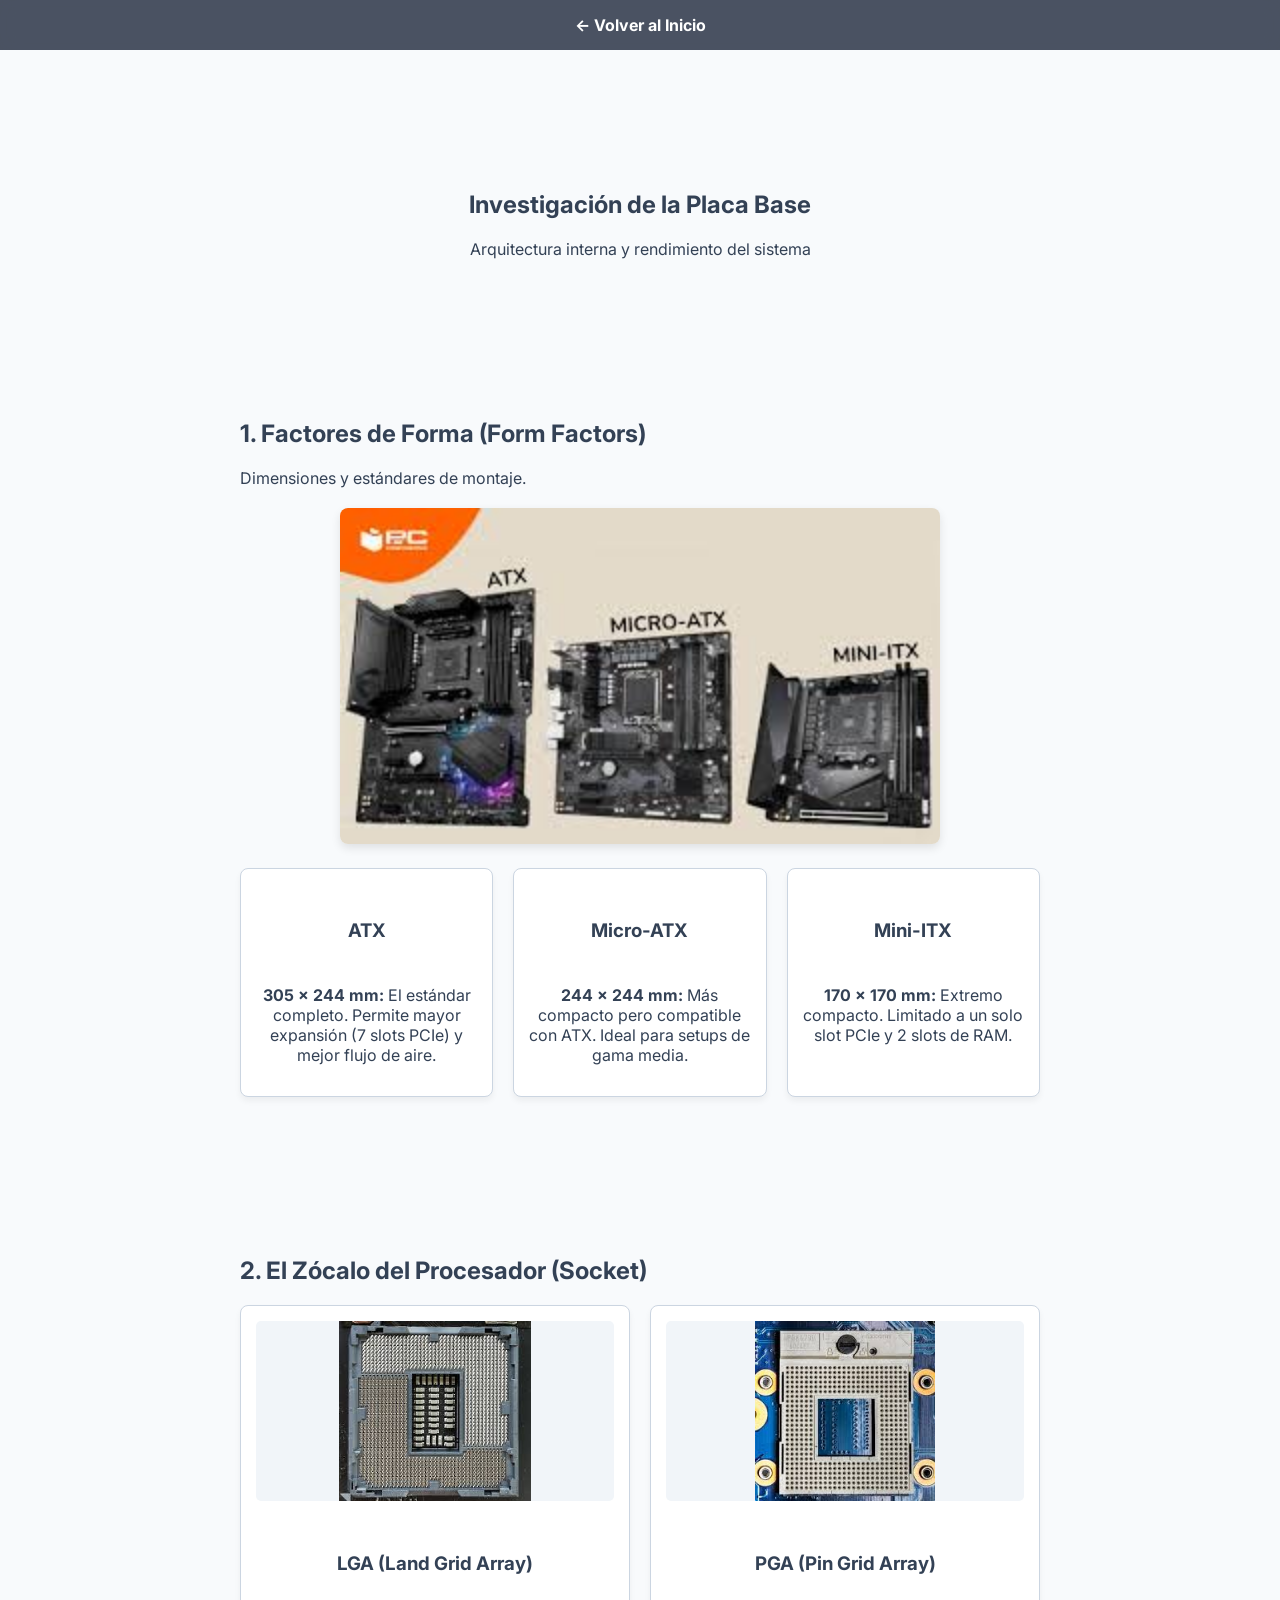
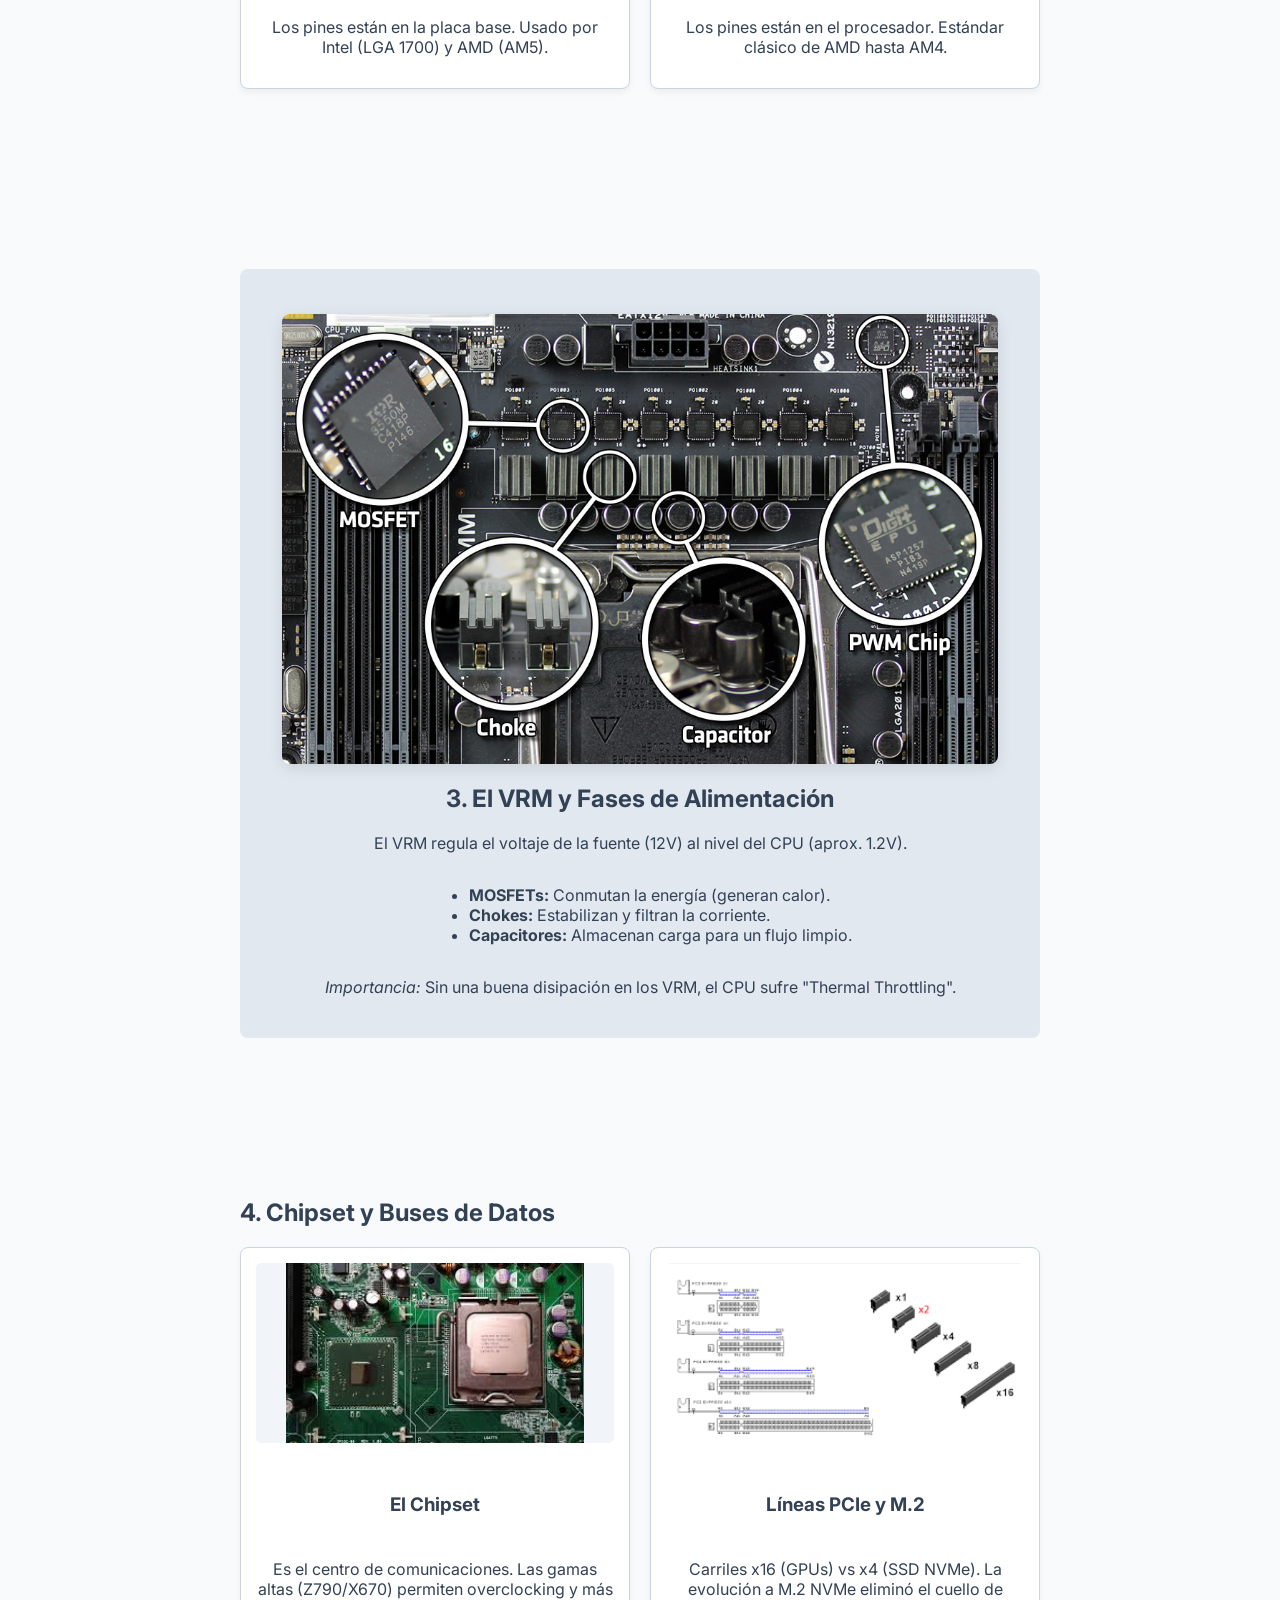
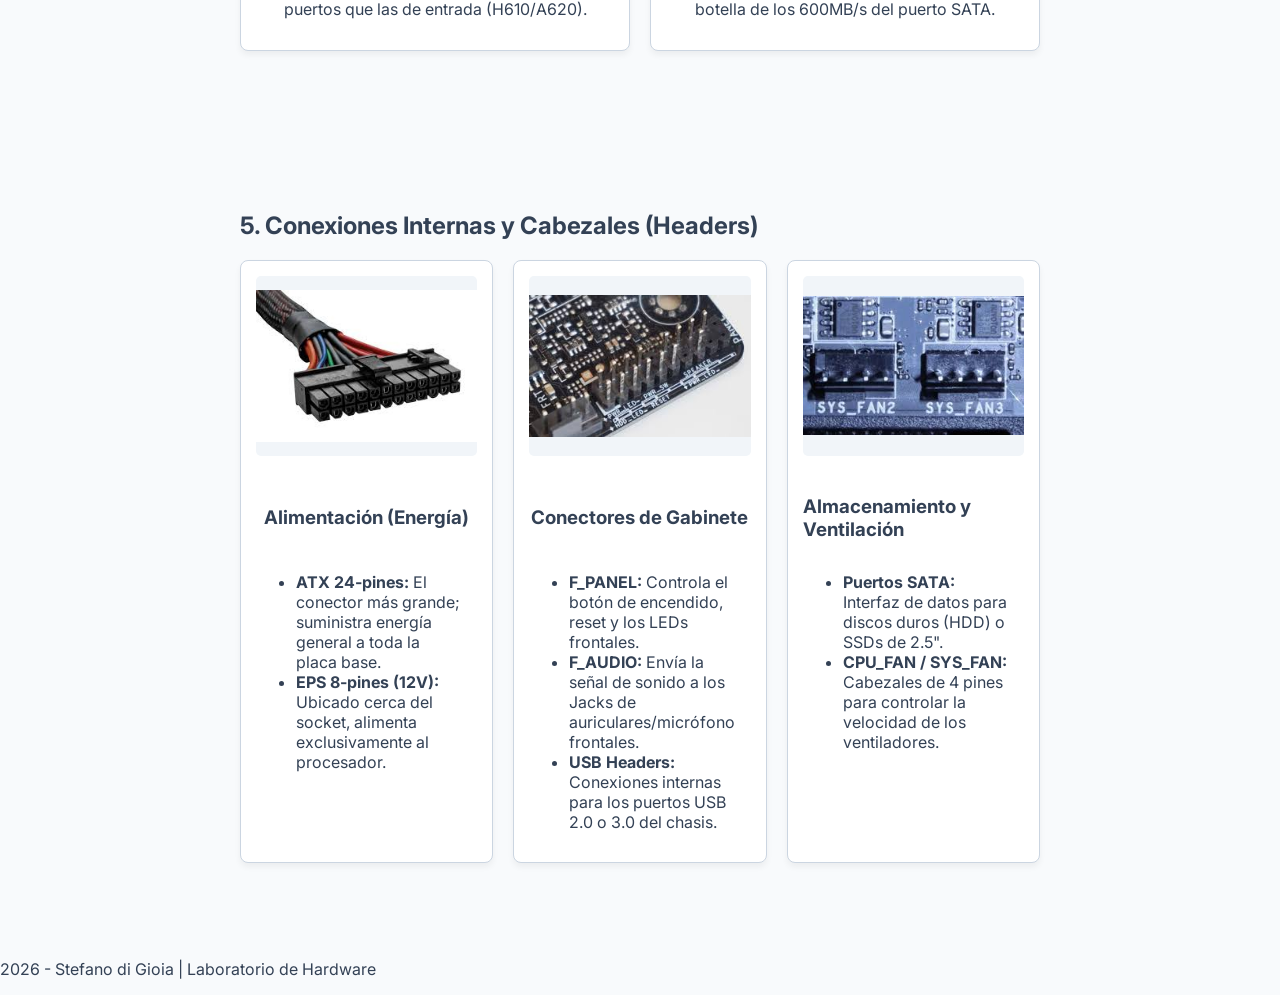
<file: placa-base.html>
<!DOCTYPE html>
<html lang="es">
<head>
    <meta charset="UTF-8">
    <meta name="viewport" content="width=device-width, initial-scale=1.0">
    <title>Investigación: La Placa Base | Bitácora Stefano</title>
    <link rel="preconnect" href="https://fonts.googleapis.com">
    <link rel="preconnect" href="https://fonts.gstatic.com" crossorigin>
    <link href="https://fonts.googleapis.com/css2?family=Inter:wght@300;400;700&display=swap" rel="stylesheet">
    <link rel="stylesheet" href="styles/style.css">
</head>
<body>
    <nav>
        <ul>
            <li><a href="index.html">← Volver al Inicio</a></li>
        </ul>
    </nav>

    <main>
        <section id="inicio">
            <h1>Investigación de la Placa Base</h1>
            <p>Arquitectura interna y rendimiento del sistema</p>
        </section>

        <section>
            <h2>1. Factores de Forma (Form Factors)</h2>
            <p>Dimensiones y estándares de montaje.</p>
            <div class="contenedor-img-informe">
            <img src="images/tamaños.jpg">
            </div>
            <div class="galeria-grid">       
                <div class="tarjeta">
                    <h3>ATX</h3>
                    <p><strong>305 x 244 mm:</strong> El estándar completo. Permite mayor expansión (7 slots PCIe) y mejor flujo de aire.</p>
                </div>
                <div class="tarjeta">
                    <h3>Micro-ATX</h3>
                    <p><strong>244 x 244 mm:</strong> Más compacto pero compatible con ATX. Ideal para setups de gama media.</p>
                </div>
                <div class="tarjeta">
                    <h3>Mini-ITX</h3>
                    <p><strong>170 x 170 mm:</strong> Extremo compacto. Limitado a un solo slot PCIe y 2 slots de RAM.</p>
                </div>
            </div>
        </section>

        <section>
            <h2>2. El Zócalo del Procesador (Socket)</h2>
            <div class="galeria-grid">
                <div class="tarjeta">
                    <img src="images/lga.jpg">
                    <h3>LGA (Land Grid Array)</h3>
                    <p>Los pines están en la placa base. Usado por Intel (LGA 1700) y AMD (AM5).</p>
                </div>
                <div class="tarjeta">
                    <img src="images/pga.jpg">
                    <h3>PGA (Pin Grid Array)</h3>
                    <p>Los pines están en el procesador. Estándar clásico de AMD hasta AM4.</p>
                </div>
            </div>
        </section>

        <section>
            <div class="caja-destacada">
                <img src="images/vrm.jpg">
                <h2>3. El VRM y Fases de Alimentación</h2>
                <p>El VRM regula el voltaje de la fuente (12V) al nivel del CPU (aprox. 1.2V).</p>
                <ul style="text-align: left; display: inline-block;">
                    <li><strong>MOSFETs:</strong> Conmutan la energía (generan calor).</li>
                    <li><strong>Chokes:</strong> Estabilizan y filtran la corriente.</li>
                    <li><strong>Capacitores:</strong> Almacenan carga para un flujo limpio.</li>
                </ul>
                <p><em>Importancia:</em> Sin una buena disipación en los VRM, el CPU sufre "Thermal Throttling".</p>
            </div>
        </section>

        <section>
            <h2>4. Chipset y Buses de Datos</h2>
            <div class="galeria-grid">
                <div class="tarjeta">
                    <img src="images/chipset.jpg">
                    <h3>El Chipset</h3>
                    <p>Es el centro de comunicaciones. Las gamas altas (Z790/X670) permiten overclocking y más puertos que las de entrada (H610/A620).</p>
                </div>
                <div class="tarjeta">
                    <img src="images/nvme.png">
                    <h3>Líneas PCIe y M.2</h3>
                    <p>Carriles x16 (GPUs) vs x4 (SSD NVMe). La evolución a M.2 NVMe eliminó el cuello de botella de los 600MB/s del puerto SATA.</p>
                </div>
            </div>
        </section>

        <section>
            <h2>5. Conexiones Internas y Cabezales (Headers)</h2>
            <div class="galeria-grid">
                <div class="tarjeta" style="text-align: left;">
                    <img src="images/atxconector.jpg">
                    <h3>Alimentación (Energía)</h3>
                    <ul>
                        <li><strong>ATX 24-pines:</strong> El conector más grande; suministra energía general a toda la placa base.</li>
                        <li><strong>EPS 8-pines (12V):</strong> Ubicado cerca del socket, alimenta exclusivamente al procesador.</li>
                    </ul>
                </div>
                
                <div class="tarjeta" style="text-align: left;">
                    <img src="images/congabinete.jpg">
                    <h3>Conectores de Gabinete</h3>
                    <ul>
                        <li><strong>F_PANEL:</strong> Controla el botón de encendido, reset y los LEDs frontales.</li>
                        <li><strong>F_AUDIO:</strong> Envía la señal de sonido a los Jacks de auriculares/micrófono frontales.</li>
                        <li><strong>USB Headers:</strong> Conexiones internas para los puertos USB 2.0 o 3.0 del chasis.</li>
                    </ul>
                </div>

                <div class="tarjeta" style="text-align: left;">
                    <img src="images/SYSFAN.jpg">
                    <h3>Almacenamiento y Ventilación</h3>
                    <ul>
                        <li><strong>Puertos SATA:</strong> Interfaz de datos para discos duros (HDD) o SSDs de 2.5".</li>
                        <li><strong>CPU_FAN / SYS_FAN:</strong> Cabezales de 4 pines para controlar la velocidad de los ventiladores.</li>
                    </ul>
                </div>
            </div>
        </section>
    </main>

    <footer>
        <p>2026 - Stefano di Gioia | Laboratorio de Hardware</p>
    </footer>

    <script>
        if (document.body.classList.contains('modo-oscuro') || localStorage.getItem('tema') === 'oscuro') {
            document.body.classList.add('modo-oscuro');
        }
    </script>
</body>
</html>
</file>
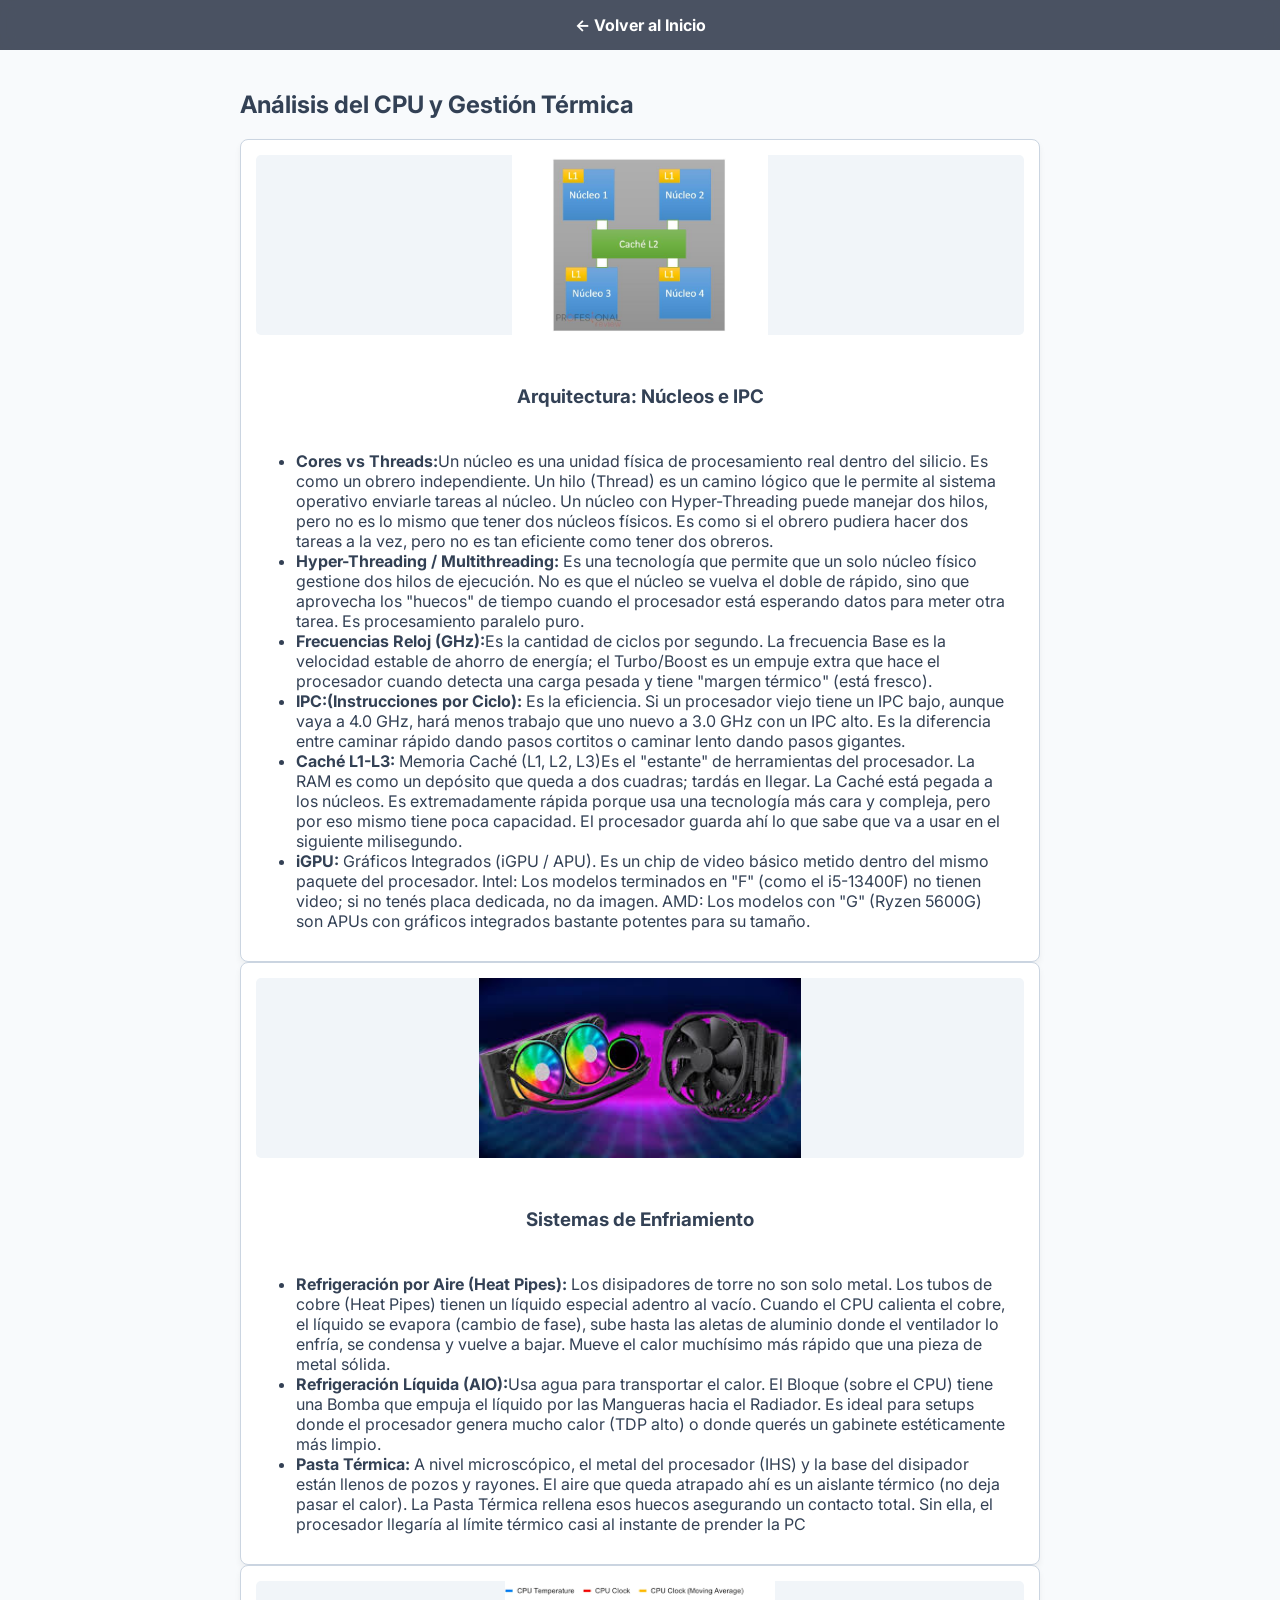
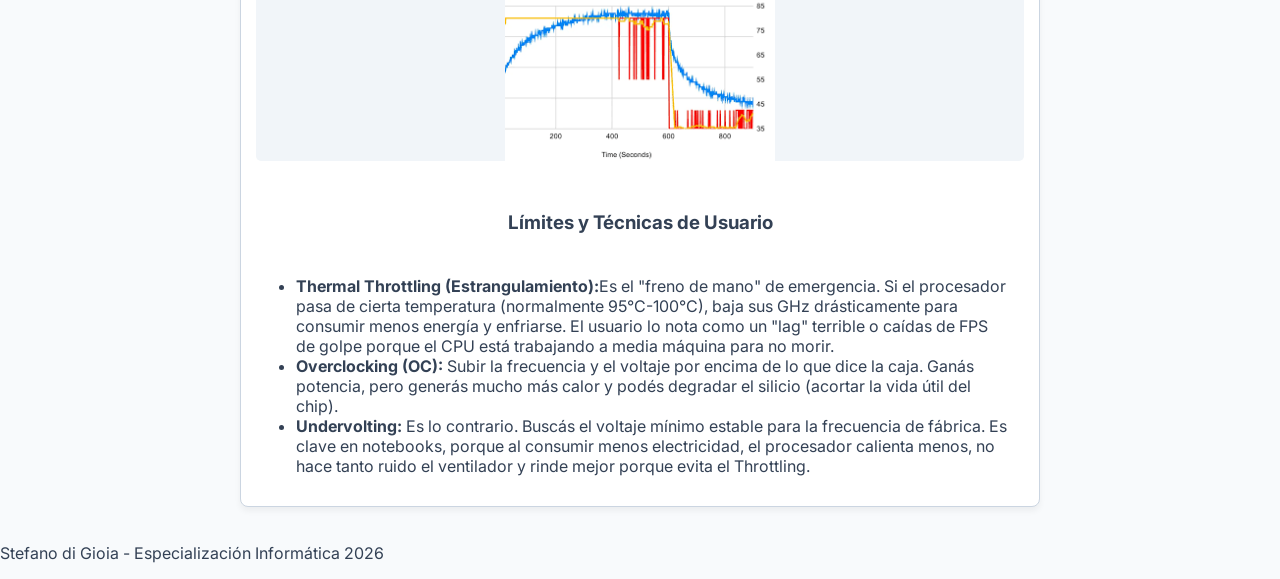
<file: portaolio di gioia/procesador.html>
<!DOCTYPE html>
<html lang="es">
<head>
    <meta charset="UTF-8">
    <meta name="viewport" content="width=device-width, initial-scale=1.0">
    <title>Investigación: Procesador | Bitácora Stefano</title>
    <link rel="preconnect" href="https://fonts.googleapis.com">
    <link rel="preconnect" href="https://fonts.gstatic.com" crossorigin>
    <link href="https://fonts.googleapis.com/css2?family=Inter:wght@300;400;700&display=swap" rel="stylesheet">
    <link rel="stylesheet" href="styles/style.css">
</head>
<body>
    <nav>
        <ul>
            <li><a href="index.html">← Volver al Inicio</a></li>
        </ul>
    </nav>
    <main>
        <h2 class="titulo-seccion">Análisis del CPU y Gestión Térmica</h2>
        
        <div class="contenedor-tarjetas">
            <article class="tarjeta">
                <img src="images/nucleos y cache.jpg" alt="Arquitectura CPU">
                <h3>Arquitectura: Núcleos e IPC</h3>
                <ul>
                    <li><strong>Cores vs Threads:</strong>Un núcleo es una unidad física de procesamiento real dentro del silicio. Es como un obrero independiente. Un hilo (Thread) es un camino lógico que le permite al sistema operativo enviarle tareas al núcleo. Un núcleo con Hyper-Threading puede manejar dos hilos, pero no es lo mismo que tener dos núcleos físicos. Es como si el obrero pudiera hacer dos tareas a la vez, pero no es tan eficiente como tener dos obreros.</li>
                    <li><strong>Hyper-Threading / Multithreading:</strong> Es una tecnología que permite que un solo núcleo físico gestione dos hilos de ejecución. No es que el núcleo se vuelva el doble de rápido, sino que aprovecha los "huecos" de tiempo cuando el procesador está esperando datos para meter otra tarea. Es procesamiento paralelo puro.</li>
                    <li><strong>Frecuencias Reloj (GHz):</strong>Es la cantidad de ciclos por segundo. La frecuencia Base es la velocidad estable de ahorro de energía; el Turbo/Boost es un empuje extra que hace el procesador cuando detecta una carga pesada y tiene "margen térmico" (está fresco).</li>
                    <li><strong>IPC:(Instrucciones por Ciclo):</strong> Es la eficiencia. Si un procesador viejo tiene un IPC bajo, aunque vaya a 4.0 GHz, hará menos trabajo que uno nuevo a 3.0 GHz con un IPC alto. Es la diferencia entre caminar rápido dando pasos cortitos o caminar lento dando pasos gigantes.</li>
                    <li><strong>Caché L1-L3:</strong> Memoria Caché (L1, L2, L3)Es el "estante" de herramientas del procesador. La RAM es como un depósito que queda a dos cuadras; tardás en llegar. La Caché está pegada a los núcleos. Es extremadamente rápida porque usa una tecnología más cara y compleja, pero por eso mismo tiene poca capacidad. El procesador guarda ahí lo que sabe que va a usar en el siguiente milisegundo.</li>
                    <li><strong>iGPU:</strong> Gráficos Integrados (iGPU / APU). Es un chip de video básico metido dentro del mismo paquete del procesador. Intel: Los modelos terminados en "F" (como el i5-13400F) no tienen video; si no tenés placa dedicada, no da imagen. AMD: Los modelos con "G" (Ryzen 5600G) son APUs con gráficos integrados bastante potentes para su tamaño.</li>
                </ul>
            </article>

            <article class="tarjeta">
                <img src="images/aire o liquida.jpg" alt="Disipadores y Liquida">
                <h3>Sistemas de Enfriamiento</h3>
                <ul>
                    <li><strong>Refrigeración por Aire (Heat Pipes):</strong> Los disipadores de torre no son solo metal. Los tubos de cobre (Heat Pipes) tienen un líquido especial adentro al vacío. Cuando el CPU calienta el cobre, el líquido se evapora (cambio de fase), sube hasta las aletas de aluminio donde el ventilador lo enfría, se condensa y vuelve a bajar. Mueve el calor muchísimo más rápido que una pieza de metal sólida.</li>
                    <li><strong>Refrigeración Líquida (AIO):</strong>Usa agua para transportar el calor. El Bloque (sobre el CPU) tiene una Bomba que empuja el líquido por las Mangueras hacia el Radiador. Es ideal para setups donde el procesador genera mucho calor (TDP alto) o donde querés un gabinete estéticamente más limpio.</li>
                    <li><strong>Pasta Térmica:</strong> A nivel microscópico, el metal del procesador (IHS) y la base del disipador están llenos de pozos y rayones. El aire que queda atrapado ahí es un aislante térmico (no deja pasar el calor). La Pasta Térmica rellena esos huecos asegurando un contacto total. Sin ella, el procesador llegaría al límite térmico casi al instante de prender la PC</li>
                </ul>
            </article>

            <article class="tarjeta">
                <img src="images/cputrotling.png" alt="Throttling y OC">
                <h3>Límites y Técnicas de Usuario</h3>
                <ul>
                    <li><strong>Thermal Throttling (Estrangulamiento):</strong>Es el "freno de mano" de emergencia. Si el procesador pasa de cierta temperatura (normalmente 95°C-100°C), baja sus GHz drásticamente para consumir menos energía y enfriarse. El usuario lo nota como un "lag" terrible o caídas de FPS de golpe porque el CPU está trabajando a media máquina para no morir.</li>
                    <li><strong>Overclocking (OC):</strong> Subir la frecuencia y el voltaje por encima de lo que dice la caja. Ganás potencia, pero generás mucho más calor y podés degradar el silicio (acortar la vida útil del chip).</li>
                    <li><strong>Undervolting:</strong> Es lo contrario. Buscás el voltaje mínimo estable para la frecuencia de fábrica. Es clave en notebooks, porque al consumir menos electricidad, el procesador calienta menos, no hace tanto ruido el ventilador y rinde mejor porque evita el Throttling.</li>
                </ul>
            </article>
        </div>
    </main>

    <footer>
        <p>Stefano di Gioia - Especialización Informática 2026</p>
    </footer>

</body>
</html>
</file>
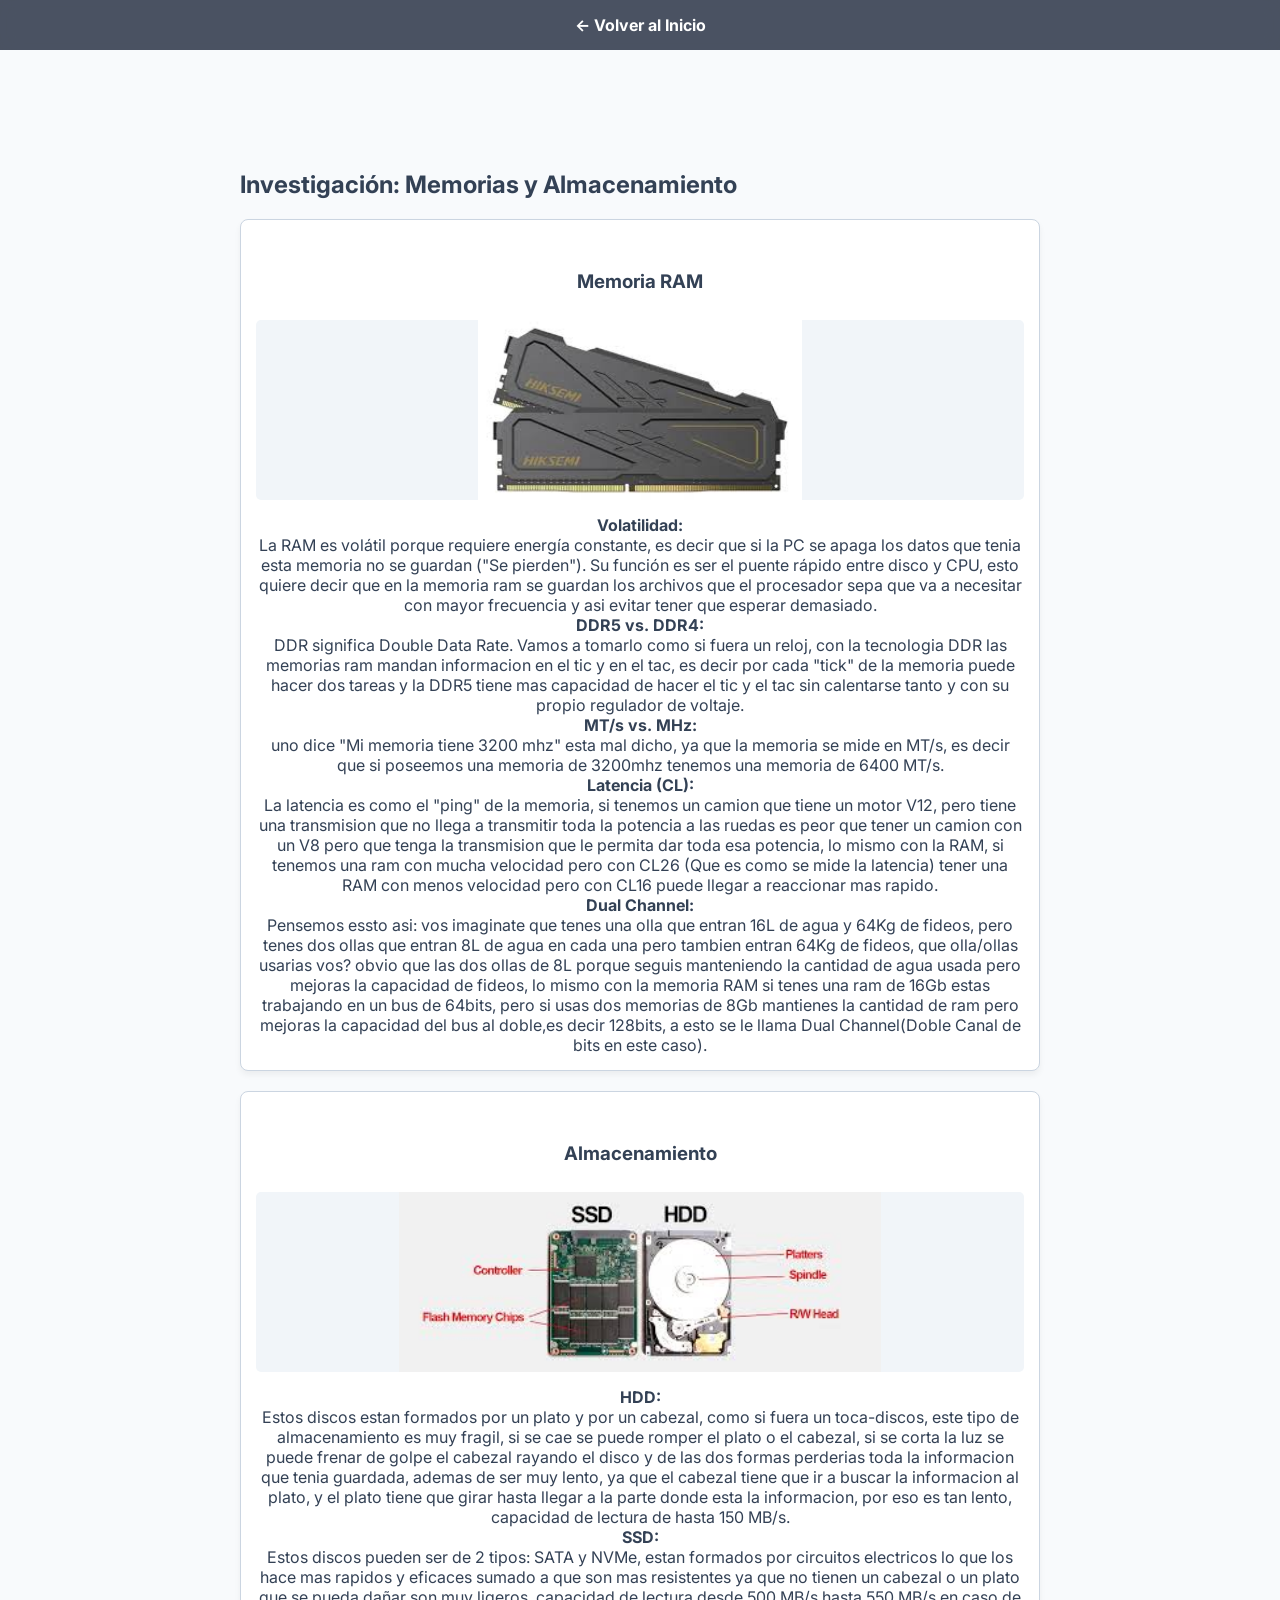
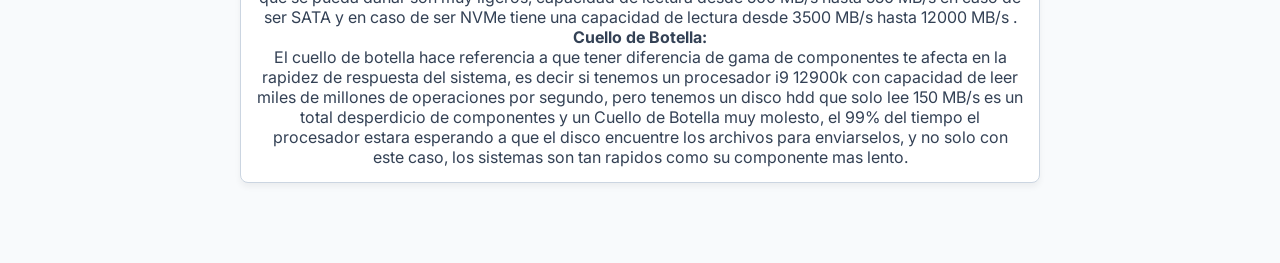
<file: portaolio di gioia/ram.html>
<!DOCTYPE html>
<html lang="es">
<head>
    <meta charset="UTF-8">
    <meta name="viewport" content="width=device-width, initial-scale=1.0">
    <title>Investigación: Memoria | Bitácora Stefano</title>
    <link rel="preconnect" href="https://fonts.googleapis.com">
    <link rel="preconnect" href="https://fonts.gstatic.com" crossorigin>
    <link href="https://fonts.googleapis.com/css2?family=Inter:wght@300;400;700&display=swap" rel="stylesheet">
    <link rel="stylesheet" href="styles/style.css">
</head>
<body>
    <nav>
        <ul>
            <li><a href="index.html">← Volver al Inicio</a></li>
        </ul>
    </nav>
    <main class="contenedor">
        <section id="informe-tecnico">
            <h2>Investigación: Memorias y Almacenamiento</h2>
    
            <div class="galeria-grid">
                <div class="tarjeta" id="ram">
                    <h3>Memoria RAM</h3>
                    <img src="images/memoriarda.jpg" alt="Memoria RAM">
                    <strong>Volatilidad:</strong> La RAM es volátil porque requiere energía constante, es decir que si la PC se apaga los datos que tenia esta memoria no se guardan ("Se pierden"). Su función es ser el puente rápido entre disco y CPU, esto quiere decir que en la memoria ram se guardan los archivos que el procesador sepa que va a necesitar con mayor frecuencia y asi evitar tener que esperar demasiado.
                    <strong>DDR5 vs. DDR4:</strong> DDR significa Double Data Rate. Vamos a tomarlo como si fuera un reloj, con la tecnologia DDR las memorias ram mandan informacion en el tic y en el tac, es decir por cada "tick" de la memoria puede hacer dos tareas y la DDR5 tiene mas capacidad de hacer el tic y el tac sin calentarse tanto y con su propio regulador de voltaje. <strong>MT/s vs. MHz:</strong> uno dice "Mi memoria tiene 3200 mhz" esta mal dicho, ya que la memoria se mide en MT/s, es decir que si poseemos una memoria de 3200mhz tenemos una memoria de 6400 MT/s. <strong>Latencia (CL):</strong> La latencia es como el "ping" de la memoria, si tenemos un camion que tiene un motor V12, pero tiene una transmision que no llega a transmitir toda la potencia a las ruedas es peor que tener un camion con un V8 pero que tenga la transmision que le permita dar toda esa potencia, lo mismo con la RAM, si tenemos una ram con mucha velocidad pero con CL26 (Que es como se mide la latencia) tener una RAM con menos velocidad pero con CL16 puede llegar a reaccionar mas rapido.
                    <strong>Dual Channel:</strong> Pensemos essto asi: vos imaginate que tenes una olla que entran 16L de agua y 64Kg de fideos, pero tenes dos ollas que entran 8L de agua en cada una pero tambien entran 64Kg de fideos, que olla/ollas usarias vos? obvio que las dos ollas de 8L porque seguis manteniendo la cantidad de agua usada pero mejoras la capacidad de fideos, lo mismo con la memoria RAM si tenes una ram de 16Gb estas trabajando en un bus de 64bits, pero si usas dos memorias de 8Gb mantienes la cantidad de ram pero mejoras la capacidad del bus al doble,es decir 128bits, a esto se le llama Dual Channel(Doble Canal de bits en este caso).
                </div>
            </div>
            <div class="galeria-grid">
                <div class="tarjeta" id="almacenamiento">
                    <h3>Almacenamiento</h3>
                    <img src="images/discos.jpg" alt="Almacenamiento">
                    <strong>HDD:</strong> Estos discos estan formados por un plato y por un cabezal, como si fuera un toca-discos, este tipo de almacenamiento es muy fragil, si se cae se puede romper el plato o el cabezal, si se corta la luz se puede frenar de golpe el cabezal rayando el disco y de las dos formas perderias toda la informacion que tenia guardada, ademas de ser muy lento, ya que el cabezal tiene que ir a buscar la informacion al plato, y el plato tiene que girar hasta llegar a la parte donde esta la informacion, por eso es tan lento, capacidad de lectura de hasta 150 MB/s.
                    <strong>SSD:</strong> Estos discos pueden ser de 2 tipos: SATA y NVMe, estan formados por circuitos electricos lo que los hace mas rapidos y eficaces sumado a que son mas resistentes ya que no tienen un cabezal o un plato que se pueda dañar son muy ligeros, capacidad de lectura desde 500 MB/s hasta 550 MB/s en caso de ser SATA y en caso de ser NVMe tiene una capacidad de lectura desde 3500 MB/s hasta 12000 MB/s .
                    <strong>Cuello de Botella:</strong> El cuello de botella hace referencia a que tener diferencia de gama de componentes te afecta en la rapidez de respuesta del sistema, es decir si tenemos un procesador i9 12900k con capacidad de leer miles de millones de operaciones por segundo, pero tenemos un disco hdd que solo lee 150 MB/s es un total desperdicio de componentes y un Cuello de Botella muy molesto, el 99% del tiempo el procesador estara esperando a que el disco encuentre los archivos para enviarselos, y no solo con este caso, los sistemas son tan rapidos como su componente mas lento.
                </div>
            </div>
        </section>
    </main>
</body>
</html>
</file>
<file: styles/style.css>
/* HOJA DE ESTILOS CSS (Cascading Style Sheets) */

body {
    /* Cambiamos la fuente global a "Inter", la tipografía más usada en apps modernas */
    font-family: 'Inter', sans-serif; 
    background-color: #f8fafc;
    color: #334155; /* Color del texto (un gris muy oscuro para no cansar la vista) */
    margin: 0; /* Elimina el margen blanco que los navegadores ponen por defecto */
    transition: background-color 0.3s, color 0.3s; /* Prepara el terreno para un cambio de tema suave */
}

nav {
    background-color: #1e293b; /* Color de fondo del menú (azul muy oscuro para contrastar) */
    padding: 15px; /* Genera espacio interno para que el menú no quede apretado */
    position: sticky; /* Hace que el menú se quede "pegado" al hacer scroll hacia abajo */
    top: 0; /* Se fija exactamente en el borde superior de la pantalla */
}

nav ul {
    list-style: none; /* Quita los puntos de la lista */
    display: flex; /* Flexbox: transforma la lista vertical en una fila horizontal */
    justify-content: center; /* Centra los elementos en el medio de la pantalla */
    gap: 30px; /* Separación exacta de 30 píxeles entre cada botón */
    margin: 0; /* Quitamos los márgenes por defecto */
    padding: 0; /* Quitamos los rellenos por defecto */
}

nav a {
    color: white; /* Color del texto del link a blanco para que resalte */
    text-decoration: none; /* Quita la línea azul subrayada */
    font-weight: bold; /* Pone el texto en negrita */
}

main {
    max-width: 800px; /* Limita el ancho en monitores grandes a 800 píxeles */
    margin: 0 auto; /* Centra el bloque: 0 margen arriba/abajo, 'auto' a los costados */
    padding: 20px; /* Da un espacio interior para que el texto no toque los bordes */
}
/* Selecciona cada división temática (Inicio, Componentes, Periféricos, etc.) */
section {
    /* ELIMINAMOS el min-height: 80vh; que forzaba el espacio vacío gigante hacia abajo */
    
    /* Mantenemos el espacio arriba para que el menú pegajoso no tape los títulos */
    padding-top: 80px; 
    
    /* Agregamos un margen inferior razonable y prolijo para separar cada bloque de contenido */
    margin-bottom: 60px; 
    /* Centra el texto y el contenido exclusivamente en la sección de inicio */
#inicio {
    text-align: center;
    margin-top: 20px;
}

/* Le da color azul y un pequeño margen al ícono vectorial de la computadora */
#inicio svg {
    color: #3b82f6; 
    margin-top: 15px;
}

}

.galeria-grid {
    display: grid; /* Activa CSS Grid, la herramienta más potente para crear cuadrículas */
    grid-template-columns: repeat(auto-fit, minmax(250px, 1fr)); /* Diseño responsivo: adapta columnas al ancho disponible */
    gap: 20px; /* Define un espacio exacto de 20 píxeles entre cada tarjeta */
    margin-top: 30px; /* Separa la galería 30 píxeles del elemento que tenga arriba */
}

.tarjeta {
    background-color: white; /* Fondo blanco para que la tarjeta resalte */
    border: 1px solid #cbd5e1; /* Un borde gris muy sutil para delimitar la caja */
    border-radius: 8px; /* Redondea las esquinas de la caja */
    padding: 15px; /* Espacio interno para que el texto y la foto no toquen los bordes */
    text-align: center; /* Centra el texto y el botón dentro de la tarjeta */
    box-shadow: 0 4px 6px rgba(0,0,0,0.05); /* Genera una sombra para dar efecto de profundidad */
}

.tarjeta img {    
    width: 100%; /* La imagen ocupará siempre el 100% del ancho disponible en su tarjeta */
    height: 200px; /* Fija una altura exacta para uniformidad */
    object-fit: cover; /* Evita que la foto se deforme al forzarle la altura */
    border-radius: 5px; /* Redondea las esquinas de la foto */
}

.boton-accion {
    background-color: #3b82f6; /* Color de fondo azul moderno */
    color: white; /* Texto en blanco para contrastar */
    border: none; /* Quita el borde estándar de los navegadores */
    padding: 10px 15px; /* Relleno interno del botón */
    border-radius: 5px; /* Redondea las esquinas del botón */
    cursor: pointer; /* Transforma el cursor en una mano indicando interactividad */
    margin-top: 10px; /* Margen superior para separación */
}
dialog {
    border: none; /* Quita el borde por defecto */
    border-radius: 10px; /* Redondea la ventana */
    padding: 25px; /* Espacio interno de la ventana */
    max-width: 500px; /* Ancho máximo en pantallas grandes */
    box-shadow: 0 10px 25px rgba(0,0,0,0.3); /* Sombra pronunciada para destacar */
}

dialog::backdrop {
    background-color: rgba(0, 0, 0, 0.7); /* Oscurece el fondo de la página al abrirse */
    /* --- ETAPA 6: TOQUES FINALES (FOOTER, ANIMACIONES Y RESPONSIVE) --- */

/* 1. DISEÑO DEL FOOTER */
footer {
    background-color: #1e293b;
    color: #94a3b8;
    text-align: center;
    padding: 30px 20px;
    margin-top: 60px; /* Lo separa del contenido principal */
    font-size: 0.9rem;
}

/* 2. MICRO-ANIMACIONES (EFECTO ANTIGRAVEDAD) */
/* Seleccionamos las tarjetas e indicamos que cualquier cambio debe ser fluido (0.3 segundos) */
.tarjeta {
    transition: transform 0.3s ease, box-shadow 0.3s ease;
}

/* Pseudo-clase ':hover' (detecta cuando el puntero del mouse pasa por encima) */
.tarjeta:hover {
    /* translateY(-10px) levanta la tarjeta 10 píxeles hacia arriba simulando flotar */
    transform: translateY(-10px);
    
    /* Aumentamos la sombra debajo para reforzar el efecto 3D de que se separó del fondo */
    box-shadow: 0 15px 30px rgba(0,0,0,0.15);
}

.boton-accion {
    transition: background-color 0.2s ease, transform 0.2s ease;
}

.boton-accion:hover {
    background-color: #2563eb; /* Azul más oscuro al pasar el mouse */
    transform: scale(1.05); /* El botón "late" o crece un 5% */
}

/* 3. MEDIA QUERIES (PUNTOS DE RUPTURA PARA CELULARES) */
/* Todo el código dentro de esta regla SOLO se ejecutará si la pantalla mide 600px de ancho o menos */
@media screen and (max-width: 600px) {
    
    /* Modificamos el menú para que los botones se apilen en vertical en vez de estar en fila */
    nav ul {
        flex-direction: column;
        align-items: center;
        gap: 15px; /* Reducimos el espacio entre botones */
    }

    /* Achicamos los títulos principales para que no se desborden de la pantalla del celular */
    h1 {
        font-size: 1.5rem;
    }
    
    h2 {
        font-size: 1.2rem;
    }

    /* Reducimos el relleno interno de la ventana modal para ganar espacio */
    dialog {
        padding: 15px;
        width: 95%; /* Aprovechamos casi todo el ancho de la pantallita */
    }
}

}
/* Centra el texto y el ícono solo en la sección de presentación */
#inicio {
    text-align: center;
    margin-top: 20px;
}

/* Le da un poco de color al ícono para que no quede negro básico */
#inicio svg {
    color: #3b82f6; /* Azul moderno */
    margin-top: 15px;
}
/* --- ETAPA 7: MODO OSCURO Y BOTÓN FLOTANTE --- */

/* 1. Diseño del botón sutil */
.interruptor-tema {
    position: fixed; /* Lo saca del flujo normal y lo ancla a la pantalla */
    top: 50px; /* Separación desde el techo */
    right: 50px; /* Separación desde el borde derecho */
    z-index: 1000; /* Se asegura de que siempre flote por encima de las fotos o textos */
    
    background: transparent; /* Fondo invisible */
    border: none; /* Sin borde */
    font-size: 2rem; /* Tamaño grande para la silueta */
    color: #334155; /* Color gris oscuro inicial */
    cursor: pointer;
    transition: transform 0.2s ease, color 0.3s ease;
}

/* Pequeña animación al pasar el mouse por encima de la luna/sol */
.interruptor-tema:hover {
    transform: scale(1.1) rotate(10deg); 
}

/* 2. Reglas del Modo Oscuro */
/* Cuando JS le agregue la clase 'modo-oscuro' al body, estos colores mandan */
body.modo-oscuro {
    background-color: #0f172a; /* Fondo azul noche profundo */
    color: #e2e8f0; /* Texto gris claro */
}

/* Invertimos el color del botón flotante para que se vea en la oscuridad */
body.modo-oscuro .interruptor-tema {
    color: #eab308; /* Lo pintamos de amarillo */
}

/* Oscurecemos el fondo de las tarjetas de hardware */
body.modo-oscuro .tarjeta {
    background-color: #1e293b;
    border: 1px solid #334155;
    color: #f8fafc;
}

/* Oscurecemos la ventana modal (dialog) */
body.modo-oscuro dialog {
    background-color: #1e293b;
    color: #f8fafc;
}

/* Ajustamos el color de los enlaces generales en modo oscuro */
body.modo-oscuro a {
    color: #60a5fa;
}
/* --- ETAPA 9: ESTILOS DE LA CAJA DESTACADA (MANTENIMIENTO) --- */

.caja-destacada {
    text-align: center; 
    margin-top: 40px; 
    padding: 25px; 
    background-color: #e2e8f0; /* Color gris clarito elegante para el modo día */
    border-radius: 8px; /* Bordes redondeados acordes al resto del sitio */
    transition: background-color 0.3s, color 0.3s; /* Transición suave para el cambio de tema */
}

/* Regla para que la caja se oscurezca cuando activamos el Modo Oscuro */
body.modo-oscuro .caja-destacada {
    background-color: #1e293b; /* Fondo azul noche profundo */
    border: 1px solid #334155; /* Borde sutil para que no se pierda en el fondo oscuro */
}
/* --- ETAPA 10: ESTÉTICA DEL SEGUIDOR DE CURSOR --- */
#cursor-follower {
    position: fixed; /* Lo saca del flujo normal para moverse libremente */
    width: 20px;
    height: 20px;
    background-color: rgba(59, 130, 246, 0.4); /* Azul traslúcido */
    border-radius: 50%; /* Lo convierte en un círculo perfecto */
    
    pointer-events: none; /* INVISIBLE PARA CLICS: Permite cliquear lo que hay debajo */
    z-index: 9999; /* Lo coloca en la capa más alta (por encima de todo) */
    
    transition: transform 0.1s ease-out; /* Suaviza el movimiento */
    transform: translate(-50%, -50%); /* Centra el círculo exactamente en la punta del cursor */
}
/* --- ETAPA 11: GLASSMORPHISM Y SCROLLBAR --- */

/* Modificamos el menú para que parezca de cristal (tipo Windows 11 o macOS) */
nav {
    background-color: rgba(30, 41, 59, 0.8) !important; /* Azul oscuro con 80% de opacidad */
    backdrop-filter: blur(10px); /* Pide a la tarjeta gráfica que desenfoque lo que pasa por detrás */
    -webkit-backdrop-filter: blur(10px); /* Soporte para navegadores basados en Safari */
}

/* Personalización del Scrollbar (Barra de desplazamiento) */
::-webkit-scrollbar {
    width: 10px; /* Ancho de la barra */
}

::-webkit-scrollbar-track {
    background: #f1f5f9; /* Color de la pista o "carril" */
}

::-webkit-scrollbar-thumb {
    background: #3b82f6; /* Color azul moderno para la barrita móvil */
    border-radius: 5px; /* Bordes redondeados */
}

::-webkit-scrollbar-thumb:hover {
    background: #2563eb; /* Azul más oscuro al pasar el mouse */
}
/* Ajuste para que las imágenes técnicas no se estiren */
.caja-destacada img, .tarjeta-investigacion img {
    width: auto;           /* Que use su ancho real */
    max-width: 100%;       /* Pero que no se salga de la pantalla en celulares */
    height: auto;          /* Que mantenga la proporción original (sin aplastar) */
    max-height: 450px;     /* Que no sea un "choclo" gigante hacia abajo */
    display: block;
    margin: 20px auto;     /* Centrada con espacio arriba y abajo */
    border-radius: 8px;
    box-shadow: 0 4px 15px rgba(0,0,0,0.1);
}
/* Estilo específico para las imágenes dentro del informe técnico */
.contenedor-img-informe {
    text-align: center; /* Centra la imagen */
    margin: 20px 0;    /* Le da espacio arriba y abajo */
}

.contenedor-img-informe img {
    width: 100%;           /* Que ocupe el ancho en celulares */
    max-width: 600px;      /* Que no se haga gigante en PC (esto arregla tu problema) */
    height: auto;          /* Mantiene la proporción */
    border-radius: 8px;    /* Bordes redondeados para que pegue con tus tarjetas */
    box-shadow: 0 4px 10px rgba(0,0,0,0.1); /* Una sombra suave para que no parezca "pegada" */
}

/* Ajuste para que las tarjetas de la galería se vean bien debajo */
.galeria-grid {
    margin-top: 20px;
}
/* Corrección para tarjetas con listas de texto largo */
.tarjeta {
    height: auto; /* Permite que la tarjeta crezca según el texto */
    display: flex;
    flex-direction: column;
    align-items: center;
}

/* Ajuste para las imágenes dentro de la investigación */
.tarjeta img {
    width: 100%;
    max-height: 180px; /* Reducimos un poco la altura máxima */
    object-fit: contain; /* CAMBIO CLAVE: Evita que la imagen se estire o se corte */
    background-color: #f1f5f9; /* Agrega un fondo sutil si la imagen es pequeña */
    margin-bottom: 15px;
}

/* Alineación del texto de las listas */
.tarjeta ul {
    text-align: left; /* Las listas se leen mejor alineadas a la izquierda */
    padding-right: 15px;
    margin-bottom: 15px;
}

.tarjeta h3 {
    margin-bottom: 10px;
    min-height: 3em; /* Asegura que los títulos ocupen el mismo espacio */
    display: flex;
    align-items: center;
}
</file>
<file: portaolio di gioia/styles/style.css>
/* HOJA DE ESTILOS CSS (Cascading Style Sheets) */

body {
    /* Cambiamos la fuente global a "Inter", la tipografía más usada en apps modernas */
    font-family: 'Inter', sans-serif; 
    background-color: #f8fafc;
    color: #334155; /* Color del texto (un gris muy oscuro para no cansar la vista) */
    margin: 0; /* Elimina el margen blanco que los navegadores ponen por defecto */
    transition: background-color 0.3s, color 0.3s; /* Prepara el terreno para un cambio de tema suave */
}

nav {
    background-color: #1e293b; /* Color de fondo del menú (azul muy oscuro para contrastar) */
    padding: 15px; /* Genera espacio interno para que el menú no quede apretado */
    position: sticky; /* Hace que el menú se quede "pegado" al hacer scroll hacia abajo */
    top: 0; /* Se fija exactamente en el borde superior de la pantalla */
}

nav ul {
    list-style: none; /* Quita los puntos de la lista */
    display: flex; /* Flexbox: transforma la lista vertical en una fila horizontal */
    justify-content: center; /* Centra los elementos en el medio de la pantalla */
    gap: 30px; /* Separación exacta de 30 píxeles entre cada botón */
    margin: 0; /* Quitamos los márgenes por defecto */
    padding: 0; /* Quitamos los rellenos por defecto */
}

nav a {
    color: white; /* Color del texto del link a blanco para que resalte */
    text-decoration: none; /* Quita la línea azul subrayada */
    font-weight: bold; /* Pone el texto en negrita */
}

main {
    max-width: 800px; /* Limita el ancho en monitores grandes a 800 píxeles */
    margin: 0 auto; /* Centra el bloque: 0 margen arriba/abajo, 'auto' a los costados */
    padding: 20px; /* Da un espacio interior para que el texto no toque los bordes */
}
/* Selecciona cada división temática (Inicio, Componentes, Periféricos, etc.) */
section {
    /* ELIMINAMOS el min-height: 80vh; que forzaba el espacio vacío gigante hacia abajo */
    
    /* Mantenemos el espacio arriba para que el menú pegajoso no tape los títulos */
    padding-top: 80px; 
    
    /* Agregamos un margen inferior razonable y prolijo para separar cada bloque de contenido */
    margin-bottom: 60px; 
    /* Centra el texto y el contenido exclusivamente en la sección de inicio */
#inicio {
    text-align: center;
    margin-top: 20px;
}

/* Le da color azul y un pequeño margen al ícono vectorial de la computadora */
#inicio svg {
    color: #3b82f6; 
    margin-top: 15px;
}

}

.galeria-grid {
    display: grid; /* Activa CSS Grid, la herramienta más potente para crear cuadrículas */
    grid-template-columns: repeat(auto-fit, minmax(250px, 1fr)); /* Diseño responsivo: adapta columnas al ancho disponible */
    gap: 20px; /* Define un espacio exacto de 20 píxeles entre cada tarjeta */
    margin-top: 30px; /* Separa la galería 30 píxeles del elemento que tenga arriba */
}

.tarjeta {
    background-color: white; /* Fondo blanco para que la tarjeta resalte */
    border: 1px solid #cbd5e1; /* Un borde gris muy sutil para delimitar la caja */
    border-radius: 8px; /* Redondea las esquinas de la caja */
    padding: 15px; /* Espacio interno para que el texto y la foto no toquen los bordes */
    text-align: center; /* Centra el texto y el botón dentro de la tarjeta */
    box-shadow: 0 4px 6px rgba(0,0,0,0.05); /* Genera una sombra para dar efecto de profundidad */
}

.tarjeta img {    
    width: 100%; /* La imagen ocupará siempre el 100% del ancho disponible en su tarjeta */
    height: 200px; /* Fija una altura exacta para uniformidad */
    object-fit: cover; /* Evita que la foto se deforme al forzarle la altura */
    border-radius: 5px; /* Redondea las esquinas de la foto */
}

.boton-accion {
    background-color: #3b82f6; /* Color de fondo azul moderno */
    color: white; /* Texto en blanco para contrastar */
    border: none; /* Quita el borde estándar de los navegadores */
    padding: 10px 15px; /* Relleno interno del botón */
    border-radius: 5px; /* Redondea las esquinas del botón */
    cursor: pointer; /* Transforma el cursor en una mano indicando interactividad */
    margin-top: 10px; /* Margen superior para separación */
}
dialog {
    border: none; /* Quita el borde por defecto */
    border-radius: 10px; /* Redondea la ventana */
    padding: 25px; /* Espacio interno de la ventana */
    max-width: 500px; /* Ancho máximo en pantallas grandes */
    box-shadow: 0 10px 25px rgba(0,0,0,0.3); /* Sombra pronunciada para destacar */
}

dialog::backdrop {
    background-color: rgba(0, 0, 0, 0.7); /* Oscurece el fondo de la página al abrirse */
    /* --- ETAPA 6: TOQUES FINALES (FOOTER, ANIMACIONES Y RESPONSIVE) --- */

/* 1. DISEÑO DEL FOOTER */
footer {
    background-color: #1e293b;
    color: #94a3b8;
    text-align: center;
    padding: 30px 20px;
    margin-top: 60px; /* Lo separa del contenido principal */
    font-size: 0.9rem;
}

/* 2. MICRO-ANIMACIONES (EFECTO ANTIGRAVEDAD) */
/* Seleccionamos las tarjetas e indicamos que cualquier cambio debe ser fluido (0.3 segundos) */
.tarjeta {
    transition: transform 0.3s ease, box-shadow 0.3s ease;
}

/* Pseudo-clase ':hover' (detecta cuando el puntero del mouse pasa por encima) */
.tarjeta:hover {
    /* translateY(-10px) levanta la tarjeta 10 píxeles hacia arriba simulando flotar */
    transform: translateY(-10px);
    
    /* Aumentamos la sombra debajo para reforzar el efecto 3D de que se separó del fondo */
    box-shadow: 0 15px 30px rgba(0,0,0,0.15);
}

.boton-accion {
    transition: background-color 0.2s ease, transform 0.2s ease;
}

.boton-accion:hover {
    background-color: #2563eb; /* Azul más oscuro al pasar el mouse */
    transform: scale(1.05); /* El botón "late" o crece un 5% */
}

/* 3. MEDIA QUERIES (PUNTOS DE RUPTURA PARA CELULARES) */
/* Todo el código dentro de esta regla SOLO se ejecutará si la pantalla mide 600px de ancho o menos */
@media screen and (max-width: 600px) {
    
    /* Modificamos el menú para que los botones se apilen en vertical en vez de estar en fila */
    nav ul {
        flex-direction: column;
        align-items: center;
        gap: 15px; /* Reducimos el espacio entre botones */
    }

    /* Achicamos los títulos principales para que no se desborden de la pantalla del celular */
    h1 {
        font-size: 1.5rem;
    }
    
    h2 {
        font-size: 1.2rem;
    }

    /* Reducimos el relleno interno de la ventana modal para ganar espacio */
    dialog {
        padding: 15px;
        width: 95%; /* Aprovechamos casi todo el ancho de la pantallita */
    }
}

}
/* Centra el texto y el ícono solo en la sección de presentación */
#inicio {
    text-align: center;
    margin-top: 20px;
}

/* Le da un poco de color al ícono para que no quede negro básico */
#inicio svg {
    color: #3b82f6; /* Azul moderno */
    margin-top: 15px;
}
/* --- ETAPA 7: MODO OSCURO Y BOTÓN FLOTANTE --- */

/* 1. Diseño del botón sutil */
.interruptor-tema {
    position: fixed; /* Lo saca del flujo normal y lo ancla a la pantalla */
    top: 50px; /* Separación desde el techo */
    right: 50px; /* Separación desde el borde derecho */
    z-index: 1000; /* Se asegura de que siempre flote por encima de las fotos o textos */
    
    background: transparent; /* Fondo invisible */
    border: none; /* Sin borde */
    font-size: 2rem; /* Tamaño grande para la silueta */
    color: #334155; /* Color gris oscuro inicial */
    cursor: pointer;
    transition: transform 0.2s ease, color 0.3s ease;
}

/* Pequeña animación al pasar el mouse por encima de la luna/sol */
.interruptor-tema:hover {
    transform: scale(1.1) rotate(10deg); 
}

/* 2. Reglas del Modo Oscuro */
/* Cuando JS le agregue la clase 'modo-oscuro' al body, estos colores mandan */
body.modo-oscuro {
    background-color: #0f172a; /* Fondo azul noche profundo */
    color: #e2e8f0; /* Texto gris claro */
}

/* Invertimos el color del botón flotante para que se vea en la oscuridad */
body.modo-oscuro .interruptor-tema {
    color: #eab308; /* Lo pintamos de amarillo */
}

/* Oscurecemos el fondo de las tarjetas de hardware */
body.modo-oscuro .tarjeta {
    background-color: #1e293b;
    border: 1px solid #334155;
    color: #f8fafc;
}

/* Oscurecemos la ventana modal (dialog) */
body.modo-oscuro dialog {
    background-color: #1e293b;
    color: #f8fafc;
}

/* Ajustamos el color de los enlaces generales en modo oscuro */
body.modo-oscuro a {
    color: #60a5fa;
}
/* --- ETAPA 9: ESTILOS DE LA CAJA DESTACADA (MANTENIMIENTO) --- */

.caja-destacada {
    text-align: center; 
    margin-top: 40px; 
    padding: 25px; 
    background-color: #e2e8f0; /* Color gris clarito elegante para el modo día */
    border-radius: 8px; /* Bordes redondeados acordes al resto del sitio */
    transition: background-color 0.3s, color 0.3s; /* Transición suave para el cambio de tema */
}

/* Regla para que la caja se oscurezca cuando activamos el Modo Oscuro */
body.modo-oscuro .caja-destacada {
    background-color: #1e293b; /* Fondo azul noche profundo */
    border: 1px solid #334155; /* Borde sutil para que no se pierda en el fondo oscuro */
}
/* --- ETAPA 10: ESTÉTICA DEL SEGUIDOR DE CURSOR --- */
#cursor-follower {
    position: fixed; /* Lo saca del flujo normal para moverse libremente */
    width: 20px;
    height: 20px;
    background-color: rgba(59, 130, 246, 0.4); /* Azul traslúcido */
    border-radius: 50%; /* Lo convierte en un círculo perfecto */
    
    pointer-events: none; /* INVISIBLE PARA CLICS: Permite cliquear lo que hay debajo */
    z-index: 9999; /* Lo coloca en la capa más alta (por encima de todo) */
    
    transition: transform 0.1s ease-out; /* Suaviza el movimiento */
    transform: translate(-50%, -50%); /* Centra el círculo exactamente en la punta del cursor */
}
/* --- ETAPA 11: GLASSMORPHISM Y SCROLLBAR --- */

/* Modificamos el menú para que parezca de cristal (tipo Windows 11 o macOS) */
nav {
    background-color: rgba(30, 41, 59, 0.8) !important; /* Azul oscuro con 80% de opacidad */
    backdrop-filter: blur(10px); /* Pide a la tarjeta gráfica que desenfoque lo que pasa por detrás */
    -webkit-backdrop-filter: blur(10px); /* Soporte para navegadores basados en Safari */
}

/* Personalización del Scrollbar (Barra de desplazamiento) */
::-webkit-scrollbar {
    width: 10px; /* Ancho de la barra */
}

::-webkit-scrollbar-track {
    background: #f1f5f9; /* Color de la pista o "carril" */
}

::-webkit-scrollbar-thumb {
    background: #3b82f6; /* Color azul moderno para la barrita móvil */
    border-radius: 5px; /* Bordes redondeados */
}

::-webkit-scrollbar-thumb:hover {
    background: #2563eb; /* Azul más oscuro al pasar el mouse */
}
/* Ajuste para que las imágenes técnicas no se estiren */
.caja-destacada img, .tarjeta-investigacion img {
    width: auto;           /* Que use su ancho real */
    max-width: 100%;       /* Pero que no se salga de la pantalla en celulares */
    height: auto;          /* Que mantenga la proporción original (sin aplastar) */
    max-height: 450px;     /* Que no sea un "choclo" gigante hacia abajo */
    display: block;
    margin: 20px auto;     /* Centrada con espacio arriba y abajo */
    border-radius: 8px;
    box-shadow: 0 4px 15px rgba(0,0,0,0.1);
}
/* Estilo específico para las imágenes dentro del informe técnico */
.contenedor-img-informe {
    text-align: center; /* Centra la imagen */
    margin: 20px 0;    /* Le da espacio arriba y abajo */
}

.contenedor-img-informe img {
    width: 100%;           /* Que ocupe el ancho en celulares */
    max-width: 600px;      /* Que no se haga gigante en PC (esto arregla tu problema) */
    height: auto;          /* Mantiene la proporción */
    border-radius: 8px;    /* Bordes redondeados para que pegue con tus tarjetas */
    box-shadow: 0 4px 10px rgba(0,0,0,0.1); /* Una sombra suave para que no parezca "pegada" */
}

/* Ajuste para que las tarjetas de la galería se vean bien debajo */
.galeria-grid {
    margin-top: 20px;
}
/* Corrección para tarjetas con listas de texto largo */
.tarjeta {
    height: auto; /* Permite que la tarjeta crezca según el texto */
    display: flex;
    flex-direction: column;
    align-items: center;
}

/* Ajuste para las imágenes dentro de la investigación */
.tarjeta img {
    width: 100%;
    max-height: 180px; /* Reducimos un poco la altura máxima */
    object-fit: contain; /* CAMBIO CLAVE: Evita que la imagen se estire o se corte */
    background-color: #f1f5f9; /* Agrega un fondo sutil si la imagen es pequeña */
    margin-bottom: 15px;
}

/* Alineación del texto de las listas */
.tarjeta ul {
    text-align: left; /* Las listas se leen mejor alineadas a la izquierda */
    padding-right: 15px;
    margin-bottom: 15px;
}

.tarjeta h3 {
    margin-bottom: 10px;
    min-height: 3em; /* Asegura que los títulos ocupen el mismo espacio */
    display: flex;
    align-items: center;
}
/* Ajustes para que no se vea cargado */
.grid-container {
    display: grid;
    grid-template-columns: repeat(auto-fit, minmax(300px, 1fr));
    gap: 30px;
    padding: 40px;
    max-width: 1200px;
    margin: 0 auto;
}

.card {
    background: #fff;
    border-left: 5px solid #3498db; /* Un detalle de color lateral */
    padding: 25px;
    border-radius: 8px;
    box-shadow: 0 5px 15px rgba(0,0,0,0.05);
}

.card h3 {
    margin-top: 0;
    color: #2c3e50;
    font-size: 1.2rem;
}

.card ul {
    padding-left: 18px;
    margin-bottom: 0;
}

.card li {
    margin-bottom: 12px;
    font-size: 0.95rem;
    line-height: 1.4;
    color: #555;
}

.hero-short {
    text-align: center;
    padding: 40px 20px;
    background: #ecf0f1;
}
</file>
